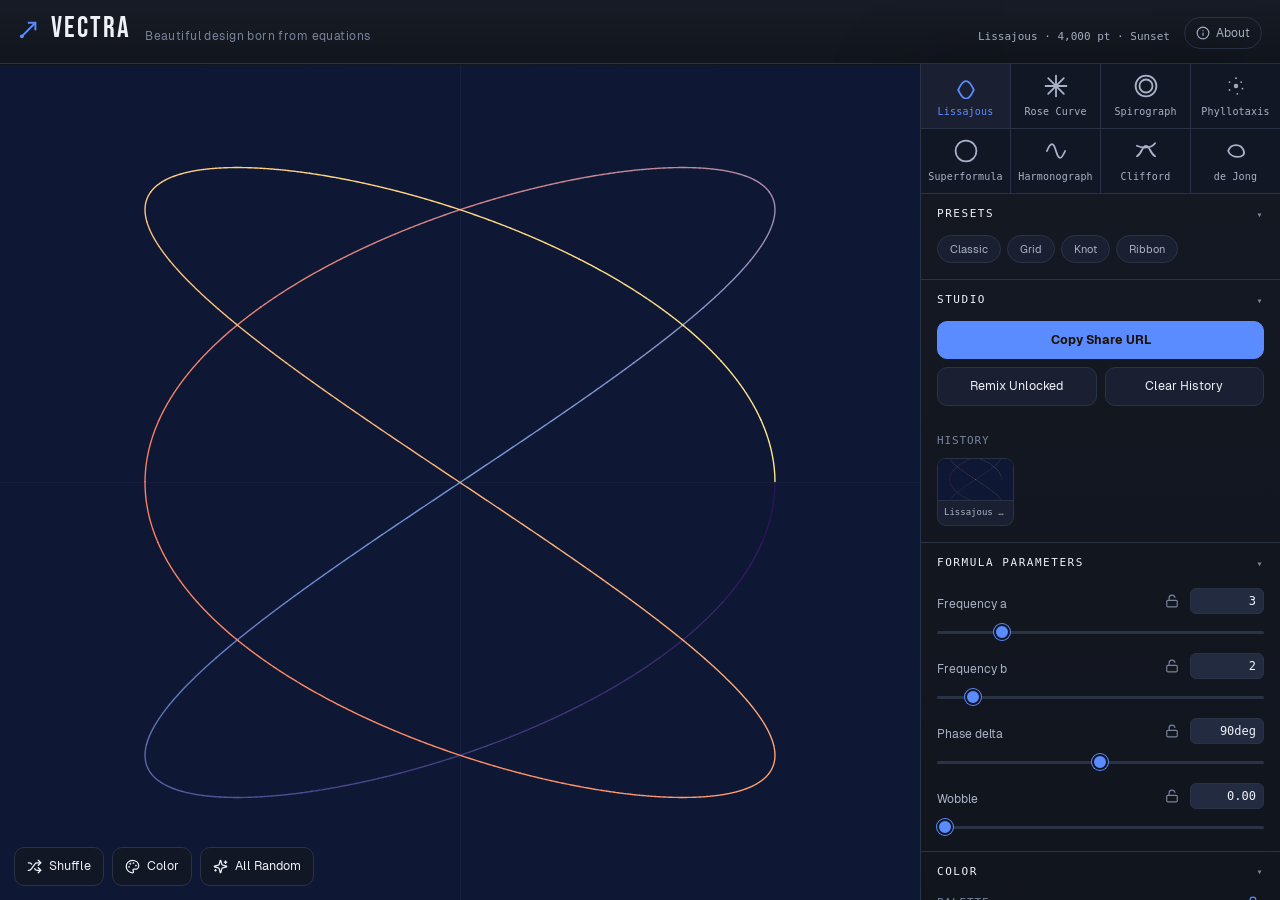
<file: index.html>
<!DOCTYPE html>
<html lang="en">
<head>
<meta charset="UTF-8">
<meta name="viewport" content="width=device-width, initial-scale=1, viewport-fit=cover">
<title>VECTRA | Mathematical Pattern Generator by Juan Mackie</title>
<meta name="description" content="Create beautiful mathematical patterns in your browser. Explore Lissajous curves, rose curves, spirographs, palettes, morphing, SVG export, and PNG export.">
<meta name="keywords" content="mathematical pattern generator, generative art, Lissajous, rose curve, spirograph, SVG generator, design tool">
<meta name="robots" content="index, follow, max-image-preview:large">
<meta name="theme-color" content="#080a10">
<link rel="canonical" href="https://www.juanmackie.com/tools/vectra/">
<link rel="preload" as="font" type="font/woff2" href="common/fonts/bebas-neue/400-1.woff2" crossorigin>

<meta property="og:type" content="website">
<meta property="og:site_name" content="Juan Mackie">
<meta property="og:locale" content="en_US">
<meta property="og:title" content="VECTRA | Mathematical Pattern Generator">
<meta property="og:description" content="Explore eight equation-driven pattern systems, morph parameters in real time, and export SVG or PNG artwork.">
<meta property="og:url" content="https://www.juanmackie.com/tools/vectra/">
<meta property="og:image" content="https://www.juanmackie.com/tools/vectra/ogp/ogp.jpg?v=202606191600">
<meta property="og:image:alt" content="VECTRA mathematical pattern generator interface">
<meta property="og:image:width" content="2000">
<meta property="og:image:height" content="1300">
<meta name="twitter:card" content="summary_large_image">
<meta name="twitter:title" content="VECTRA | Mathematical Pattern Generator">
<meta name="twitter:description" content="Design beautiful equation-born patterns in the browser. Free SVG and PNG export.">
<meta name="twitter:image" content="https://www.juanmackie.com/tools/vectra/ogp/ogp.jpg?v=202606191600">
<meta name="twitter:image:alt" content="VECTRA mathematical pattern generator interface">

<link rel="stylesheet" href="common/fonts/bebas-neue.css">
<link rel="stylesheet" href="common/fonts/geist-sans.css">
<link rel="stylesheet" href="css/style.css">

<script type="application/ld+json">
{
  "@context": "https://schema.org",
  "@graph": [
    {
      "@type": "WebApplication",
      "name": "VECTRA Mathematical Pattern Generator",
      "url": "https://www.juanmackie.com/tools/vectra/",
      "description": "Create equation-driven generative patterns in the browser with real-time parameters, palettes, morphing, SVG export, and PNG export.",
      "applicationCategory": "DesignApplication",
      "operatingSystem": "Web (Chrome, Safari, Edge, Firefox)",
      "browserRequirements": "HTML5, JavaScript",
      "inLanguage": "en",
      "isAccessibleForFree": true,
      "offers": { "@type": "Offer", "price": "0", "priceCurrency": "JPY" },
      "featureList": [
        "Eight mathematical pattern systems",
        "Real-time parameter controls and presets",
        "Custom palettes and color mapping modes",
        "Smooth morphing preview",
        "SVG and high-resolution PNG export"
      ],
      "creator": { "@type": "Person", "name": "Juan Mackie", "url": "https://www.juanmackie.com/" }
    }
  ]
}
</script>
</head>
<body>
<a class="skip-link" href="#main">Skip to generator</a>
<header>
  <div class="logo" aria-label="VECTRA"><svg class="mark" viewBox="0 0 24 24" fill="none" stroke="currentColor" stroke-width="2" stroke-linecap="round" stroke-linejoin="round" aria-hidden="true"><path d="M4 20 L18 6"/><path d="M11 6 L18 6 L18 13"/><circle cx="4" cy="20" r="2" fill="currentColor" stroke="none"/></svg><span>VECTRA</span></div>
  <div class="tagline">Beautiful design born from equations</div>
  <div class="head-spacer"></div>
  <div class="readout" id="readout" aria-live="polite">Loading generator…</div>
  <a class="about-link" href="about.html" aria-label="About this tool"><svg viewBox="0 0 24 24" fill="none" stroke="currentColor" stroke-width="2" stroke-linecap="round" stroke-linejoin="round"><circle cx="12" cy="12" r="10"/><path d="M12 16v-4"/><path d="M12 8h.01"/></svg><span class="lbl">About</span></a>
</header>

<main id="main">
  <div class="stage">
    <canvas id="view" aria-label="Generated mathematical pattern preview"></canvas>
    <div class="stage-tools" aria-label="Quick actions">
      <button class="btn ghost" id="bShuffle" type="button" aria-label="Shuffle current parameters"><svg viewBox="0 0 24 24" fill="none" stroke="currentColor" stroke-width="2" stroke-linecap="round" stroke-linejoin="round"><path d="M2 18h1.4c1.3 0 2.5-.6 3.3-1.7l6.1-8.6c.7-1.1 2-1.7 3.3-1.7H22"/><path d="m18 2 4 4-4 4"/><path d="M2 6h1.9c1.5 0 2.9.9 3.6 2.2"/><path d="M22 18h-5.9c-1.3 0-2.6-.7-3.3-1.8l-.5-.8"/><path d="m18 14 4 4-4 4"/></svg> Shuffle</button>
      <button class="btn ghost" id="bColor" type="button" aria-label="Shuffle palette and color mode"><svg viewBox="0 0 24 24" fill="none" stroke="currentColor" stroke-width="2" stroke-linecap="round" stroke-linejoin="round"><circle cx="13.5" cy="6.5" r=".5" fill="currentColor"/><circle cx="17.5" cy="10.5" r=".5" fill="currentColor"/><circle cx="8.5" cy="7.5" r=".5" fill="currentColor"/><circle cx="6.5" cy="12.5" r=".5" fill="currentColor"/><path d="M12 2C6.5 2 2 6.5 2 12s4.5 10 10 10c.926 0 1.648-.746 1.648-1.688 0-.437-.18-.835-.437-1.125-.29-.289-.438-.652-.438-1.125a1.64 1.64 0 0 1 1.668-1.668h1.996c3.051 0 5.555-2.503 5.555-5.554C21.965 6.012 17.461 2 12 2z"/></svg> Color</button>
      <button class="btn ghost" id="bFull" type="button" aria-label="Randomize everything"><svg viewBox="0 0 24 24" fill="none" stroke="currentColor" stroke-width="2" stroke-linecap="round" stroke-linejoin="round"><path d="M9.937 15.5A2 2 0 0 0 8.5 14.063l-6.135-1.582a.5.5 0 0 1 0-.962L8.5 9.936A2 2 0 0 0 9.937 8.5l1.582-6.135a.5.5 0 0 1 .962 0L14.063 8.5A2 2 0 0 0 15.5 9.937l6.135 1.581a.5.5 0 0 1 0 .964L15.5 14.063a2 2 0 0 0-1.437 1.437l-1.582 6.135a.5.5 0 0 1-.962 0z"/><path d="M20 3v4"/><path d="M22 5h-4"/><path d="M4 17v2"/><path d="M5 18H3"/></svg> All Random</button>
    </div>
  </div>

  <div class="panel">
    <div class="picker" id="picker" aria-label="Pattern systems"></div>
    <div class="panel-scroll" id="scroll">

      <section id="secPreset">
        <button class="sec-head" type="button" aria-expanded="true">Presets <span class="tw">▾</span></button>
        <div class="sec-body"><div class="presets" id="presets"></div></div>
      </section>

      <section id="secStudio">
        <button class="sec-head" type="button" aria-expanded="true">Studio <span class="tw">▾</span></button>
        <div class="sec-body">
          <div class="btn-grid">
            <button class="btn accent span2" id="bCopyURL" type="button">Copy Share URL</button>
            <button class="btn" id="bRemix" type="button">Remix Unlocked</button>
            <button class="btn" id="bClearHistory" type="button">Clear History</button>
          </div>
          <div class="share-status" id="shareStatus" aria-live="polite"></div>
          <div class="swatch-label">History</div>
          <div class="history" id="history"></div>
        </div>
      </section>

      <section id="secParams">
        <button class="sec-head" type="button" aria-expanded="true">Formula Parameters <span class="tw">▾</span></button>
        <div class="sec-body" id="params"></div>
      </section>

      <section id="secColor">
        <button class="sec-head" type="button" aria-expanded="true">Color <span class="tw">▾</span></button>
        <div class="sec-body">
          <div class="swatch-label">Palette <span class="lockslot" data-lock="s:palette" style="margin-left:auto"></span></div>
          <div class="chips" id="palettes"></div>
          <div class="custom-editor hidden" id="customEditor"></div>
          <div class="field">
            <div class="field-top"><span>Color mode</span></div>
            <div class="seg" id="colorMode" role="group" aria-label="Color mode">
              <button data-v="sequence" class="on" type="button" aria-pressed="true">Sequence</button>
              <button data-v="distance" type="button" aria-pressed="false">Center Distance</button>
              <button data-v="velocity" type="button" aria-pressed="false">Velocity</button>
              <button data-v="solid" type="button" aria-pressed="false">Solid</button>
            </div>
          </div>
        </div>
      </section>

      <section id="secStyle">
        <button class="sec-head" type="button" aria-expanded="true">Style <span class="tw">▾</span></button>
        <div class="sec-body">
          <div class="field">
            <div class="field-top"><span>Draw mode</span><span class="ft-right"><span class="lockslot" data-lock="s:draw"></span></span></div>
            <div class="seg" id="drawMode" role="group" aria-label="Draw mode">
              <button data-v="line" type="button" aria-pressed="true">Line</button>
              <button data-v="dots" type="button" aria-pressed="false">Dots</button>
            </div>
          </div>
          <div class="field" id="fWidth">
            <div class="field-top"><label for="vWidth">Line width</label><span class="ft-right"><span class="lockslot" data-lock="s:lineWidth"></span><input class="val" id="vWidth" type="text" aria-label="Line width value"></span></div>
            <input type="range" id="rWidth" min="0.2" max="6" step="0.1" aria-label="Line width">
          </div>
          <div class="field" id="fSize">
            <div class="field-top"><label for="vSize">Dot size</label><span class="ft-right"><span class="lockslot" data-lock="s:pointSize"></span><input class="val" id="vSize" type="text" aria-label="Dot size value"></span></div>
            <input type="range" id="rSize" min="0.3" max="8" step="0.1" aria-label="Dot size">
          </div>
          <div class="field">
            <div class="field-top"><label for="vOpacity">Opacity</label><span class="ft-right"><span class="lockslot" data-lock="s:opacity"></span><input class="val" id="vOpacity" type="text" aria-label="Opacity value"></span></div>
            <input type="range" id="rOpacity" min="0.02" max="1" step="0.01" aria-label="Opacity">
          </div>
          <div class="field">
            <div class="field-top"><label for="vDensity">Density</label><span class="ft-right"><span class="lockslot" data-lock="s:density"></span><input class="val" id="vDensity" type="text" aria-label="Density value"></span></div>
            <input type="range" id="rDensity" min="200" max="60000" step="100" aria-label="Density in points">
          </div>
          <div class="toggle" id="tBlend" role="checkbox" aria-checked="false" tabindex="0"><span class="box"></span><span>Additive blend (neon)</span></div>
          <div class="toggle on" id="tMorph" role="checkbox" aria-checked="true" tabindex="0"><span class="box"></span><span>Smooth morph</span></div>
          <div class="field" id="fMorph">
            <div class="field-top"><label for="vMorph">Morph speed</label><input class="val" id="vMorph" type="text" aria-label="Morph speed value"></div>
            <input type="range" id="rMorph" min="0.04" max="0.5" step="0.01" aria-label="Morph speed">
          </div>
        </div>
      </section>

      <section id="secTransform" class="collapsed">
        <button class="sec-head" type="button" aria-expanded="false">Transform & Background <span class="tw">▾</span></button>
        <div class="sec-body">
          <div class="field">
            <div class="field-top"><label for="vScale">Scale</label><input class="val" id="vScale" type="text" aria-label="Scale value"></div>
            <input type="range" id="rScale" min="0.2" max="1.6" step="0.01" aria-label="Scale">
          </div>
          <div class="field">
            <div class="field-top"><label for="vRot">Rotation (°)</label><input class="val" id="vRot" type="text" aria-label="Rotation value"></div>
            <input type="range" id="rRot" min="0" max="360" step="1" aria-label="Rotation">
          </div>
          <div class="swatch-label" style="margin-top:14px">Background</div>
          <div class="chips" id="bgs"></div>
          <div class="custom-editor hidden" id="bgEditor"></div>
        </div>
      </section>

      <section id="secExport">
        <button class="sec-head" type="button" aria-expanded="true">Export <span class="tw">▾</span></button>
        <div class="sec-body">
          <div class="btn-grid">
            <button class="btn accent span2" id="bSVG" type="button">Export SVG</button>
            <button class="btn" id="bPNG" type="button">Save PNG</button>
            <button class="btn" id="bReset" type="button">Reset</button>
          </div>
          <div class="hint">SVG exports as a 1000×1000 vector. Lines become one path per color bin; dots become grouped circle paths. SVG stays editable in Illustrator and scales without quality loss. For high-density dot exports, lower density first if the file becomes too large.</div>
          <div class="toggle" id="tSmooth" role="checkbox" aria-checked="false" tabindex="0"><span class="box"></span><span>Smooth single-path export (line, solid color)</span></div>
          <div class="hint">For line drawings only. When enabled, export uses one solid color from the final palette color and simplifies the path into a single Bézier curve while preserving sharp corners. This does not affect preview, dot mode, or PNG export.</div>
        </div>
      </section>

      <div class="panel-foot">
        <a class="foot-about" href="about.html"><svg viewBox="0 0 24 24" fill="none" stroke="currentColor" stroke-width="2" stroke-linecap="round" stroke-linejoin="round"><circle cx="12" cy="12" r="10"/><path d="M12 16v-4"/><path d="M12 8h.01"/></svg>About VECTRA</a>
        <nav class="foot-links" aria-label="Footer links">
          <a href="https://www.juanmackie.com/" target="_blank" rel="noopener">Made by Juan Mackie</a><span>/</span>
          <a href="license.html">License</a>
        </nav>
        <span>© VECTRA | Beautiful design born from mathematics</span>
      </div>

    </div>
  </div>
</main>

<div class="modal" id="pngModal" role="dialog" aria-modal="true" aria-labelledby="pngTitle">
  <div class="modal-card">
    <h2 id="pngTitle" class="visually-hidden">PNG preview</h2>
    <img id="pngImg" alt="Generated PNG preview">
    <div class="modal-cap">Long-press the image to save it.</div>
    <button class="btn" id="pngClose" type="button">Close</button>
  </div>
</div>

<script src="js/main.js"></script>
</body>
</html>
</file>
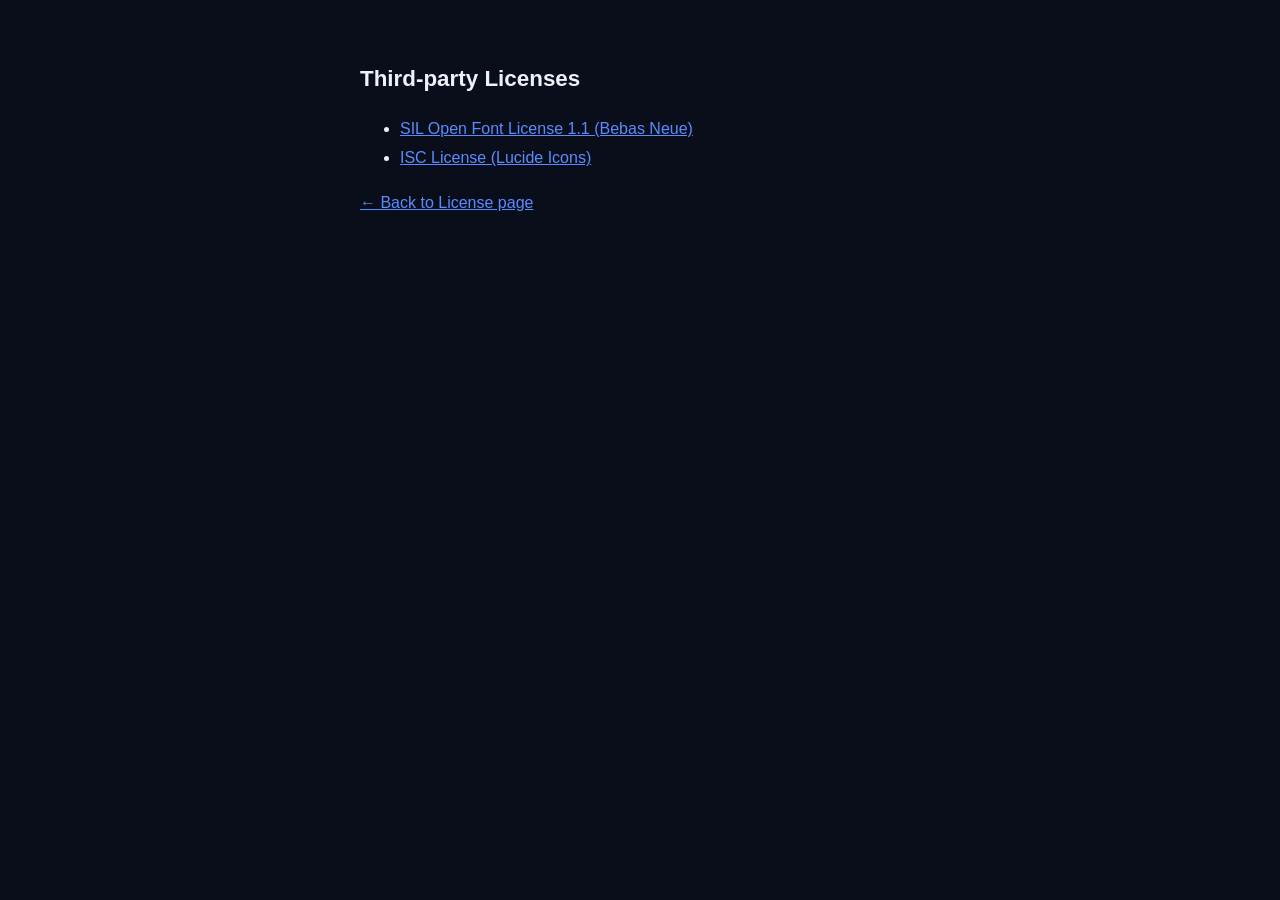
<file: common/LICENSES/index.html>
<!DOCTYPE html>
<html lang="en">
<head>
<meta charset="UTF-8">
<meta name="viewport" content="width=device-width, initial-scale=1">
<meta name="robots" content="noindex">
<title>Licenses - VECTRA</title>
<style>body{font-family:-apple-system,BlinkMacSystemFont,"Helvetica Neue",sans-serif;background:#0a0e1a;color:#eef1f8;padding:44px 22px;max-width:560px;margin:0 auto;line-height:1.8;}a{color:#5b8cff;}h1{font-size:1.4rem;}</style>
</head>
<body>
<h1>Third-party Licenses</h1>
<ul>
  <li><a href="OFL-1.1.txt">SIL Open Font License 1.1 (Bebas Neue)</a></li>
  <li><a href="ISC.txt">ISC License (Lucide Icons)</a></li>
</ul>
<p><a href="../../license.html">&larr; Back to License page</a></p>
</body>
</html>
</file>
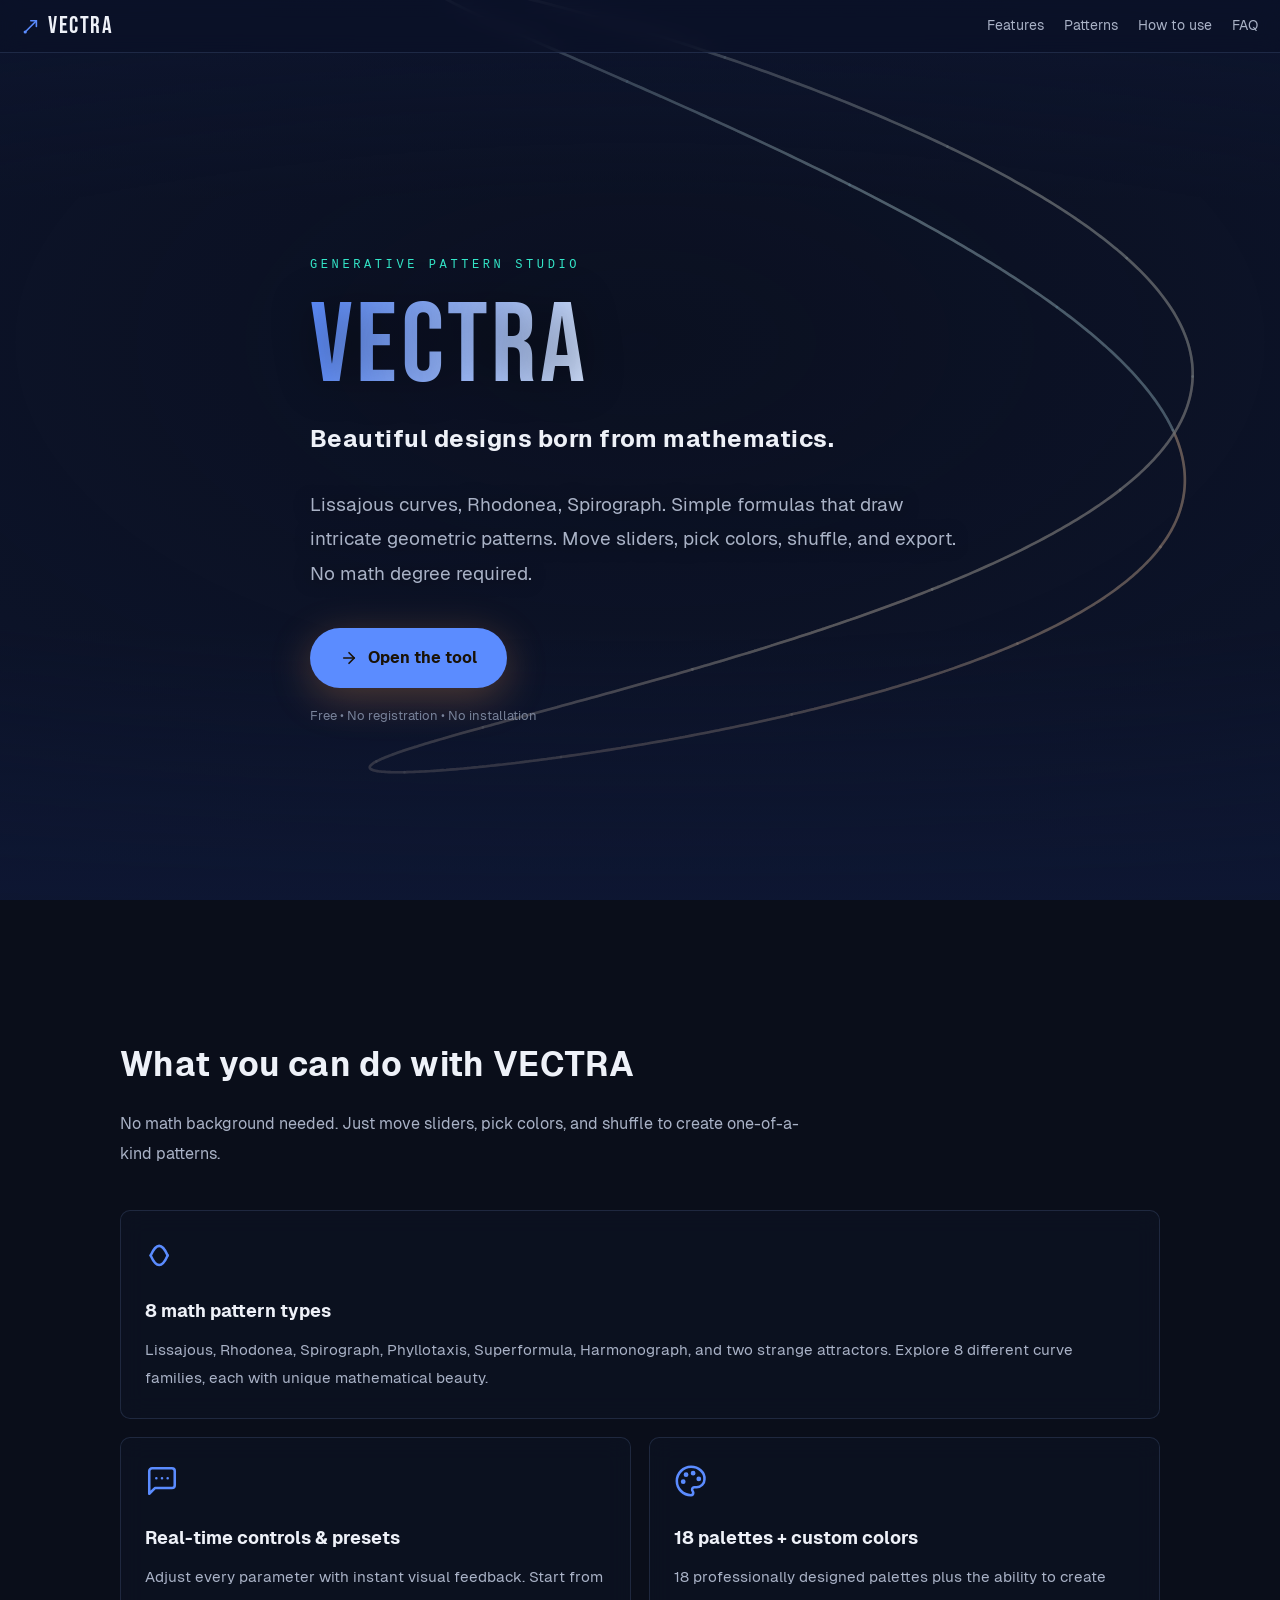
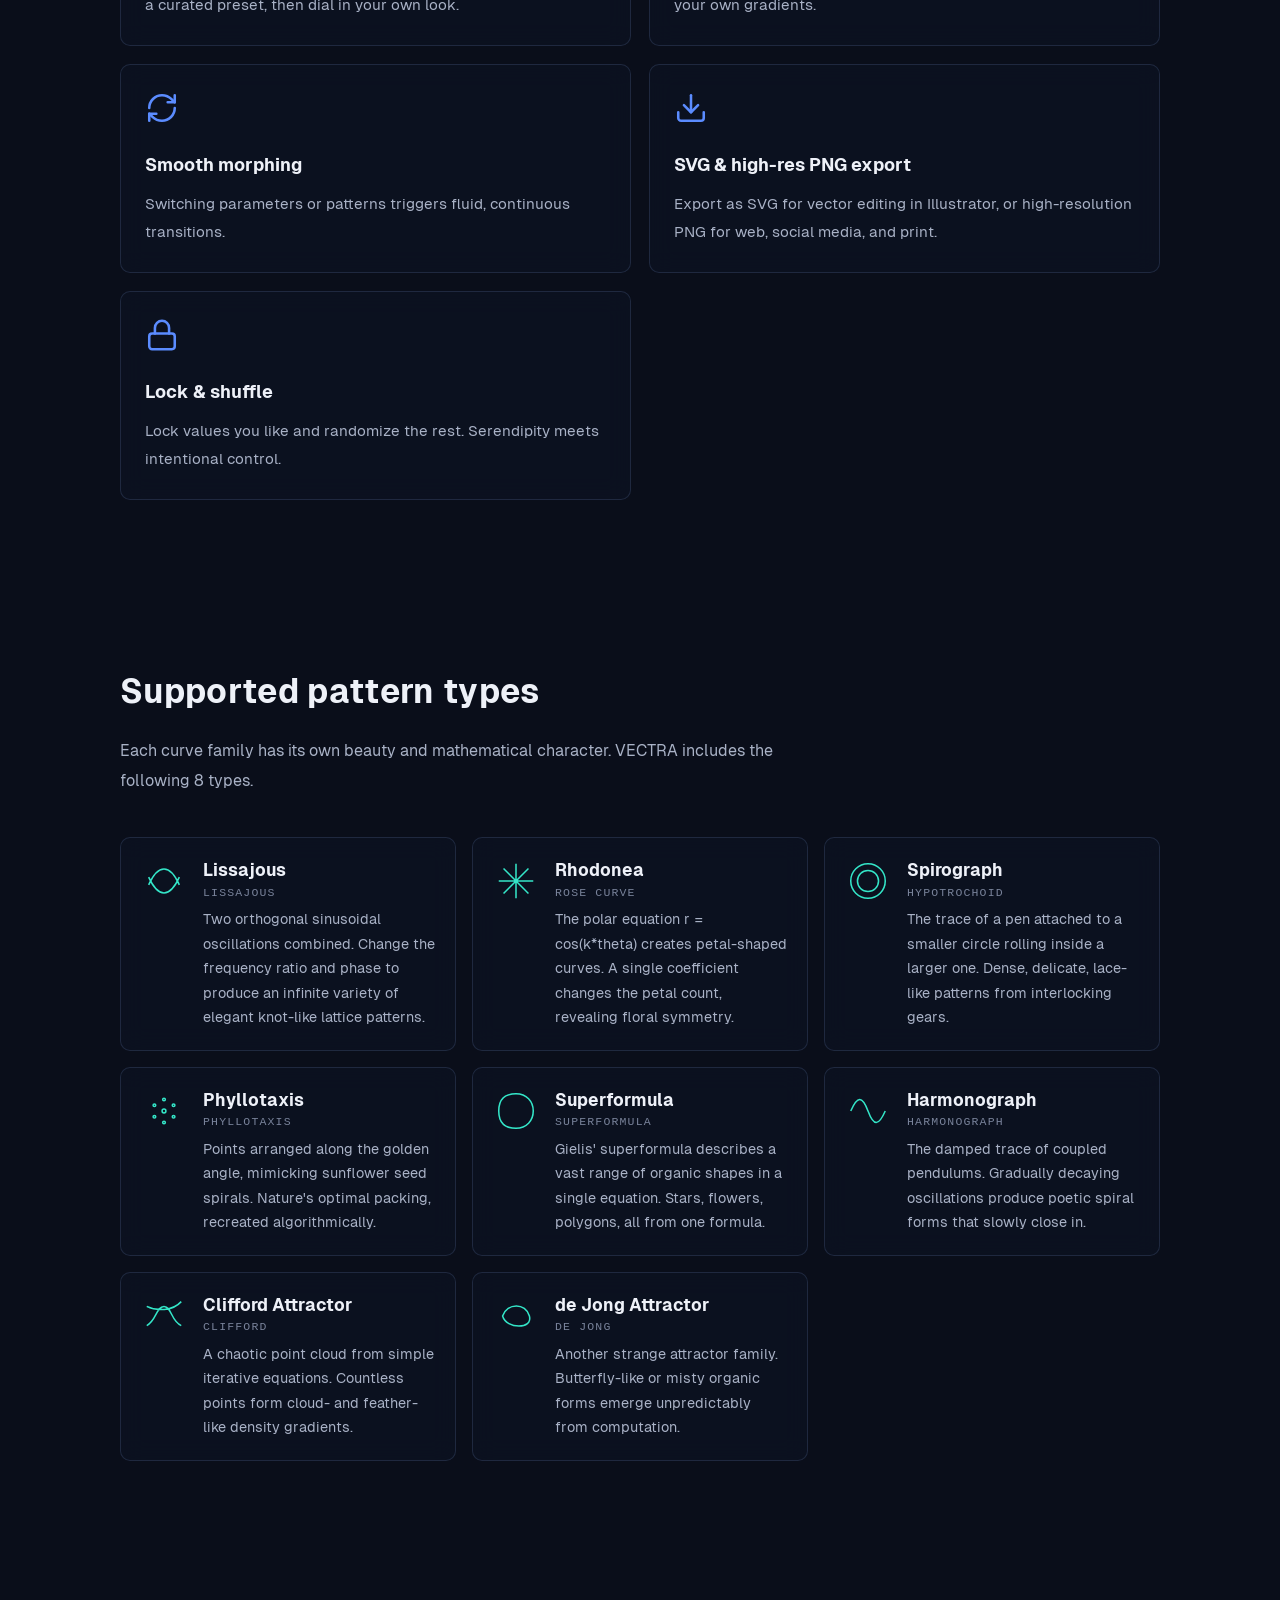
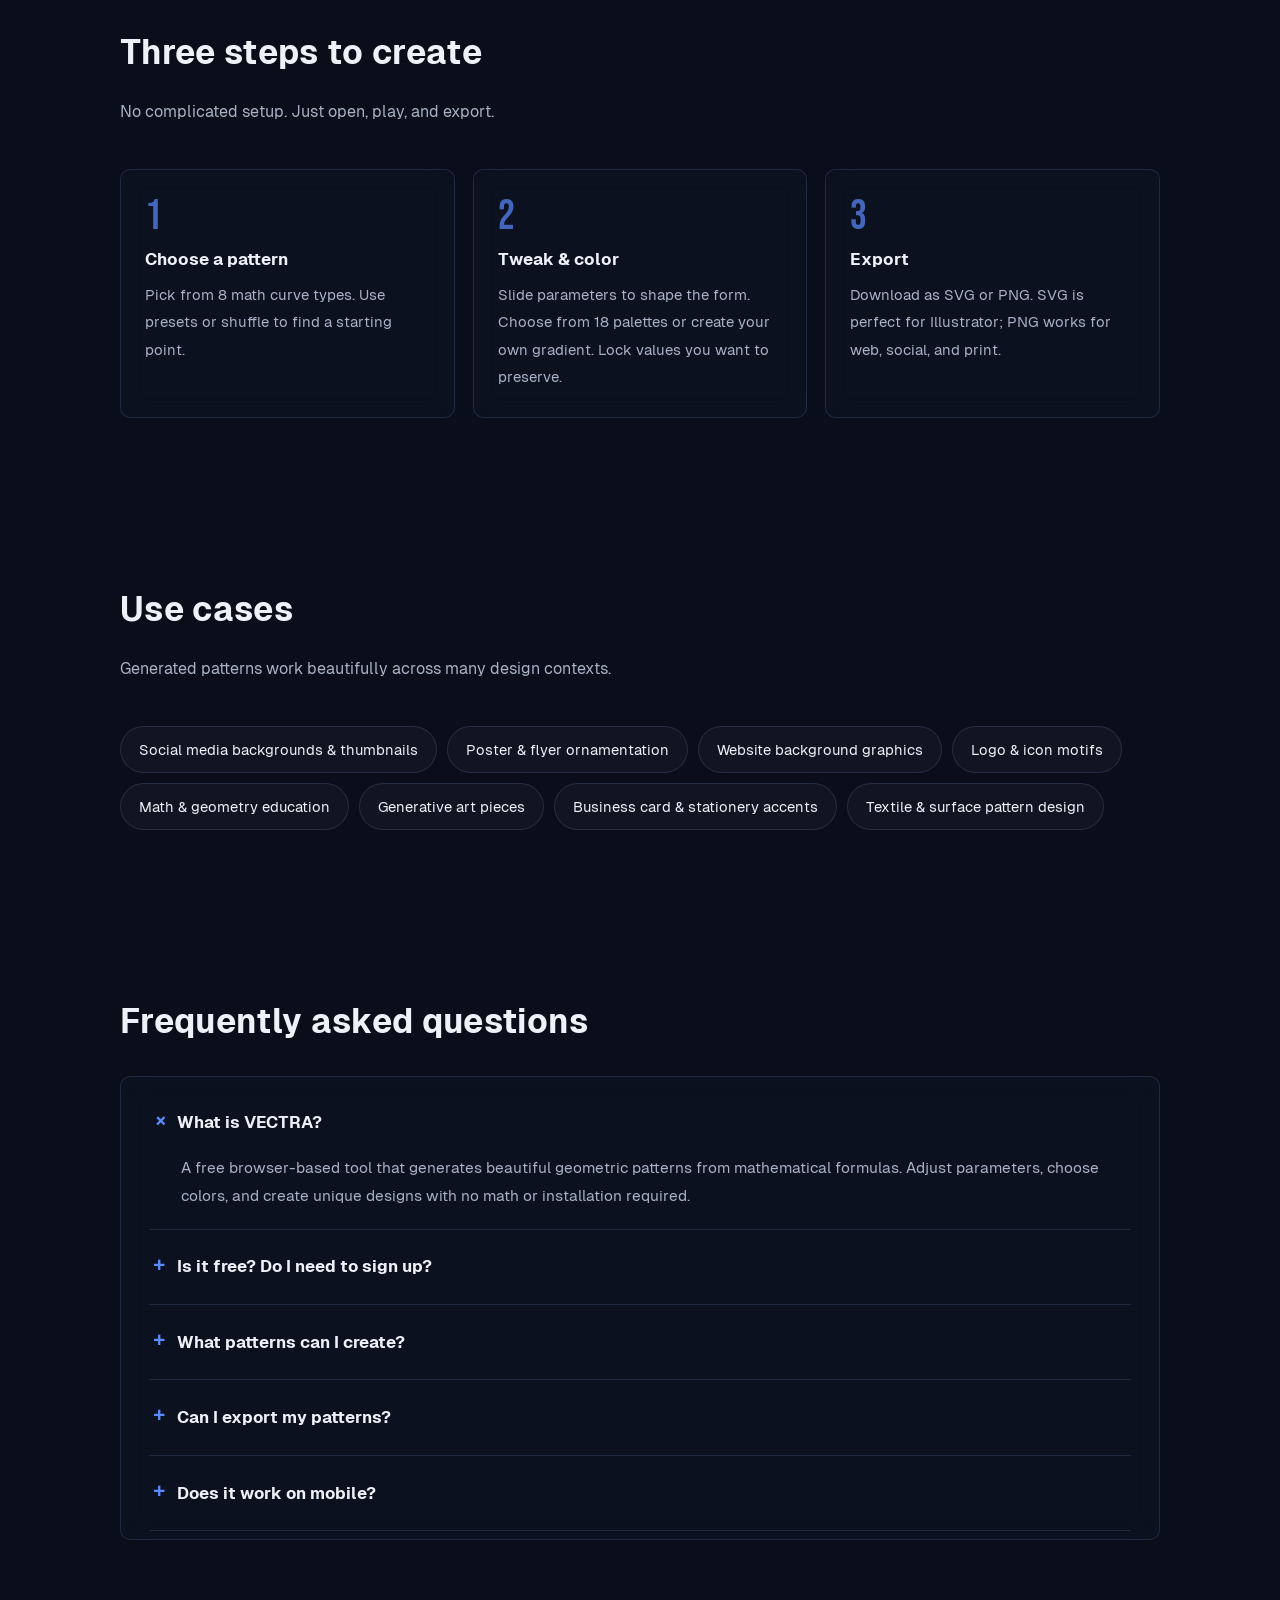
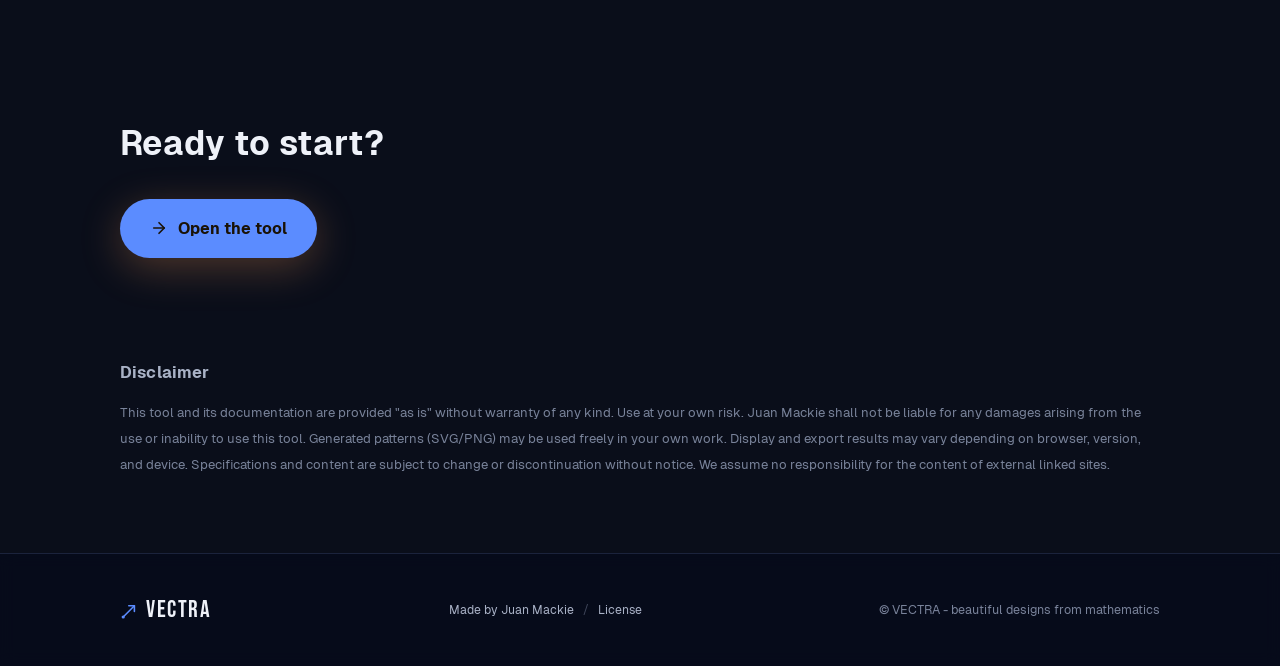
<file: about.html>
<!DOCTYPE html>
<html lang="en">
<head>
<meta charset="UTF-8">
<meta name="viewport" content="width=device-width, initial-scale=1, viewport-fit=cover">
<title>About VECTRA - Math Pattern Generator Features, Usage & FAQ &bull; Juan Mackie</title>
<meta name="description" content="VECTRA is a free browser-based pattern generator that turns mathematical formulas into beautiful geometric designs. Lissajous, Rhodonea, Spirograph and more with real-time controls, custom palettes, SVG/PNG export.">
<meta name="keywords" content="math pattern generator, lissajous curve, rhodonea, spirograph, generative art, SVG export, free browser tool">
<meta name="robots" content="index, follow, max-image-preview:large">
<meta name="theme-color" content="#0a0e1a">
<link rel="canonical" href="https://www.juanmackie.com/tools/vectra/about.html">

<meta property="og:type" content="website">
<meta property="og:site_name" content="Juan Mackie">
<meta property="og:locale" content="en_US">
<meta property="og:title" content="VECTRA - Beautiful Patterns from Math">
<meta property="og:description" content="Generate Lissajous, Rhodonea, Spirograph and more in your browser. Real-time controls, custom palettes, SVG/PNG export. Free.">
<meta property="og:url" content="https://www.juanmackie.com/tools/vectra/about.html">
<meta property="og:image" content="https://www.juanmackie.com/tools/vectra/ogp/ogp.jpg?v=202606191600">
<meta property="og:image:alt" content="VECTRA pattern generator interface">
<meta property="og:image:width" content="2000">
<meta property="og:image:height" content="1300">
<meta name="twitter:card" content="summary_large_image">
<meta name="twitter:title" content="VECTRA - Math Pattern Generator">
<meta name="twitter:description" content="Turn mathematical formulas into beautiful geometric designs. Free, browser-based.">
<meta name="twitter:image" content="https://www.juanmackie.com/tools/vectra/ogp/ogp.jpg?v=202606191600">
<meta name="twitter:image:alt" content="VECTRA pattern generator interface">

<link rel="stylesheet" href="common/fonts/bebas-neue.css">
<link rel="stylesheet" href="common/fonts/geist-sans.css">
<link rel="stylesheet" href="css/about.css">

<script type="application/ld+json">
{
  "@context": "https://schema.org",
  "@type": "WebApplication",
  "name": "VECTRA",
  "url": "https://www.juanmackie.com/tools/vectra/",
  "description": "Free browser-based math pattern generator. Create Lissajous curves, Rhodonea, Spirograph and more with real-time controls and SVG/PNG export.",
  "applicationCategory": "DesignApplication",
  "operatingSystem": "Web (Chrome, Safari, Edge, Firefox)",
  "browserRequirements": "HTML5, JavaScript",
  "inLanguage": "en",
  "isAccessibleForFree": true,
  "offers": { "@type": "Offer", "price": "0", "priceCurrency": "USD" },
  "featureList": [
    "8 math pattern types (Lissajous, Rhodonea, Spirograph, Phyllotaxis, Superformula, Harmonograph, Clifford & de Jong attractors)",
    "Real-time parameter adjustment with presets",
    "18 color palettes plus custom gradients",
    "Smooth morphing transitions",
    "SVG / high-resolution PNG export"
  ],
  "creator": { "@type": "Person", "name": "Juan Mackie", "url": "https://www.juanmackie.com/" }
}
</script>
<script type="application/ld+json">
{
  "@context": "https://schema.org",
  "@type": "FAQPage",
  "mainEntity": [
    { "@type": "Question", "name": "What is VECTRA?", "acceptedAnswer": { "@type": "Answer", "text": "A free browser-based tool that generates beautiful geometric patterns from mathematical formulas. Adjust parameters, choose colors, and create unique designs with no math or installation required." } },
    { "@type": "Question", "name": "Is it free? Do I need to sign up?", "acceptedAnswer": { "@type": "Answer", "text": "Yes, completely free. No registration or installation required. Just open the page and start creating." } },
    { "@type": "Question", "name": "What patterns can I create?", "acceptedAnswer": { "@type": "Answer", "text": "Lissajous curves, Rhodonea (rose) curves, Spirograph (hypotrochoid), Phyllotaxis, Superformula, Harmonograph, and two strange attractors: Clifford and de Jong. 8 types in total." } },
    { "@type": "Question", "name": "Can I export my patterns?", "acceptedAnswer": { "@type": "Answer", "text": "Yes, export as SVG (vector) for editing in Illustrator or as high-resolution PNG for web, social media, and print." } },
    { "@type": "Question", "name": "Does it work on mobile?", "acceptedAnswer": { "@type": "Answer", "text": "Yes. The interface is optimized for mobile and tablet browsers. Exported images can be saved by long-pressing." } }
  ]
}
</script>
<script type="application/ld+json">
{
  "@context": "https://schema.org",
  "@type": "BreadcrumbList",
  "itemListElement": [
    { "@type": "ListItem", "position": 1, "name": "Home", "item": "https://www.juanmackie.com/" },
    { "@type": "ListItem", "position": 2, "name": "VECTRA", "item": "https://www.juanmackie.com/tools/vectra/" }
  ]
}
</script>
</head>
<body>
<a class="skip" href="#main">Skip to content</a>
<canvas id="bg" aria-hidden="true"></canvas>
<div class="veil" aria-hidden="true"></div>

<div class="wrap">
<header class="site">
  <a class="brand" href="index.html" aria-label="VECTRA - back to the generator"><svg class="mark" viewBox="0 0 24 24" fill="none" stroke="currentColor" stroke-width="2" stroke-linecap="round" stroke-linejoin="round" aria-hidden="true"><path d="M4 20 L18 6"/><path d="M11 6 L18 6 L18 13"/><circle cx="4" cy="20" r="2" fill="currentColor" stroke="none"/></svg>VECTRA</a>
  <nav class="top" aria-label="Page navigation">
    <a href="#features">Features</a>
    <a href="#patterns">Patterns</a>
    <a href="#how">How to use</a>
    <a href="#faq">FAQ</a>
  </nav>
</header>

<main id="main">

  <section class="hero">
    <div class="inner">
      <p class="eyebrow">Generative Pattern Studio</p>
      <h1 class="display">
        <span class="bebas">VECTRA</span>
        <span class="h1-sub">Beautiful designs born from mathematics.</span>
      </h1>
      <p class="lead">Lissajous curves, Rhodonea, Spirograph. Simple formulas that draw intricate geometric patterns. Move sliders, pick colors, shuffle, and export. No math degree required.</p>
      <a class="cta" href="index.html">
        <svg viewBox="0 0 24 24" fill="none" stroke="currentColor" stroke-width="2.2" stroke-linecap="round" stroke-linejoin="round"><path d="M5 12h14"/><path d="m12 5 7 7-7 7"/></svg>
        Open the tool
      </a>
      <p class="cta-sub">Free &bull; No registration &bull; No installation</p>
    </div>
  </section>

  <section id="features">
    <div class="inner">
      <h2>What you can do with VECTRA</h2>
      <p class="sec-lead">No math background needed. Just move sliders, pick colors, and shuffle to create one-of-a-kind patterns.</p>
      <div class="grid-features">
        <article class="panel card featured">
          <svg class="ic" viewBox="0 0 24 24" fill="none" stroke="currentColor" stroke-width="1.8" stroke-linecap="round" stroke-linejoin="round"><path d="M4 13c4-9 8-9 12 0"/><path d="M4 13c4 9 8 9 12 0"/></svg>
          <h3>8 math pattern types</h3>
          <p>Lissajous, Rhodonea, Spirograph, Phyllotaxis, Superformula, Harmonograph, and two strange attractors. Explore 8 different curve families, each with unique mathematical beauty.</p>
        </article>
        <article class="panel card">
          <svg class="ic" viewBox="0 0 24 24" fill="none" stroke="currentColor" stroke-width="1.8" stroke-linecap="round" stroke-linejoin="round"><path d="M21 15a2 2 0 0 1-2 2H7l-4 4V5a2 2 0 0 1 2-2h14a2 2 0 0 1 2 2z"/><path d="M8 10h.01M12 10h.01M16 10h.01"/></svg>
          <h3>Real-time controls & presets</h3>
          <p>Adjust every parameter with instant visual feedback. Start from a curated preset, then dial in your own look.</p>
        </article>
        <article class="panel card">
          <svg class="ic" viewBox="0 0 24 24" fill="none" stroke="currentColor" stroke-width="1.8" stroke-linecap="round" stroke-linejoin="round"><circle cx="13.5" cy="6.5" r=".8"/><circle cx="17.5" cy="10.5" r=".8"/><circle cx="8.5" cy="7.5" r=".8"/><circle cx="6.5" cy="12.5" r=".8"/><path d="M12 2C6.5 2 2 6.5 2 12s4.5 10 10 10c.9 0 1.6-.7 1.6-1.7 0-.4-.2-.8-.4-1.1-.3-.3-.4-.7-.4-1.1a1.6 1.6 0 0 1 1.6-1.7H16c3 0 5.5-2.5 5.5-5.5C21.9 6 17.5 2 12 2z"/></svg>
          <h3>18 palettes + custom colors</h3>
          <p>18 professionally designed palettes plus the ability to create your own gradients.</p>
        </article>
        <article class="panel card">
          <svg class="ic" viewBox="0 0 24 24" fill="none" stroke="currentColor" stroke-width="1.8" stroke-linecap="round" stroke-linejoin="round"><path d="M3 12a9 9 0 0 1 9-9 9.75 9.75 0 0 1 6.74 2.74L21 8"/><path d="M21 3v5h-5"/><path d="M21 12a9 9 0 0 1-9 9 9.75 9.75 0 0 1-6.74-2.74L3 16"/><path d="M3 21v-5h5"/></svg>
          <h3>Smooth morphing</h3>
          <p>Switching parameters or patterns triggers fluid, continuous transitions.</p>
        </article>
        <article class="panel card">
          <svg class="ic" viewBox="0 0 24 24" fill="none" stroke="currentColor" stroke-width="1.8" stroke-linecap="round" stroke-linejoin="round"><path d="M21 15v4a2 2 0 0 1-2 2H5a2 2 0 0 1-2-2v-4"/><path d="M7 10l5 5 5-5"/><path d="M12 15V3"/></svg>
          <h3>SVG &amp; high-res PNG export</h3>
          <p>Export as SVG for vector editing in Illustrator, or high-resolution PNG for web, social media, and print.</p>
        </article>
        <article class="panel card">
          <svg class="ic" viewBox="0 0 24 24" fill="none" stroke="currentColor" stroke-width="1.8" stroke-linecap="round" stroke-linejoin="round"><rect x="3" y="11" width="18" height="11" rx="2"/><path d="M7 11V7a5 5 0 0 1 10 0v4"/></svg>
          <h3>Lock &amp; shuffle</h3>
          <p>Lock values you like and randomize the rest. Serendipity meets intentional control.</p>
        </article>
      </div>
    </div>
  </section>

  <section id="patterns">
    <div class="inner">
      <h2>Supported pattern types</h2>
      <p class="sec-lead">Each curve family has its own beauty and mathematical character. VECTRA includes the following 8 types.</p>
      <div class="patterns">
        <article class="panel pat">
          <svg viewBox="0 0 48 48" fill="none" stroke="currentColor" stroke-width="1.6"><path d="M8 28c10-22 22-22 32 0M8 20c10 22 22 22 32 0"/></svg>
          <div><h3>Lissajous <small>Lissajous</small></h3><p>Two orthogonal sinusoidal oscillations combined. Change the frequency ratio and phase to produce an infinite variety of elegant knot-like lattice patterns.</p></div>
        </article>
        <article class="panel pat">
          <svg viewBox="0 0 48 48" fill="none" stroke="currentColor" stroke-width="1.6"><path d="M24 6v36M6 24h36M11 11l26 26M37 11L11 37"/></svg>
          <div><h3>Rhodonea <small>Rose curve</small></h3><p>The polar equation r = cos(k*theta) creates petal-shaped curves. A single coefficient changes the petal count, revealing floral symmetry.</p></div>
        </article>
        <article class="panel pat">
          <svg viewBox="0 0 48 48" fill="none" stroke="currentColor" stroke-width="1.6"><circle cx="24" cy="24" r="18"/><circle cx="24" cy="24" r="11"/></svg>
          <div><h3>Spirograph <small>Hypotrochoid</small></h3><p>The trace of a pen attached to a smaller circle rolling inside a larger one. Dense, delicate, lace-like patterns from interlocking gears.</p></div>
        </article>
        <article class="panel pat">
          <svg viewBox="0 0 48 48" fill="none" stroke="currentColor" stroke-width="1.6"><circle cx="24" cy="24" r="2"/><circle cx="24" cy="12" r="1.4"/><circle cx="34" cy="18" r="1.4"/><circle cx="34" cy="30" r="1.4"/><circle cx="24" cy="36" r="1.4"/><circle cx="14" cy="30" r="1.4"/><circle cx="14" cy="18" r="1.4"/></svg>
          <div><h3>Phyllotaxis <small>Phyllotaxis</small></h3><p>Points arranged along the golden angle, mimicking sunflower seed spirals. Nature's optimal packing, recreated algorithmically.</p></div>
        </article>
        <article class="panel pat">
          <svg viewBox="0 0 48 48" fill="none" stroke="currentColor" stroke-width="1.6"><path d="M24 6c11 0 18 8 18 18s-7 18-18 18S6 37 6 24 13 6 24 6z"/></svg>
          <div><h3>Superformula <small>Superformula</small></h3><p>Gielis' superformula describes a vast range of organic shapes in a single equation. Stars, flowers, polygons, all from one formula.</p></div>
        </article>
        <article class="panel pat">
          <svg viewBox="0 0 48 48" fill="none" stroke="currentColor" stroke-width="1.6"><path d="M6 24c7-16 12-16 18 0s11 16 18 0"/></svg>
          <div><h3>Harmonograph <small>Harmonograph</small></h3><p>The damped trace of coupled pendulums. Gradually decaying oscillations produce poetic spiral forms that slowly close in.</p></div>
        </article>
        <article class="panel pat">
          <svg viewBox="0 0 48 48" fill="none" stroke="currentColor" stroke-width="1.6"><path d="M6 34c10-5 10-20 18-20s7 15 18 20M6 14c10 5 27 5 36-5"/></svg>
          <div><h3>Clifford Attractor <small>Clifford</small></h3><p>A chaotic point cloud from simple iterative equations. Countless points form cloud- and feather-like density gradients.</p></div>
        </article>
        <article class="panel pat">
          <svg viewBox="0 0 48 48" fill="none" stroke="currentColor" stroke-width="1.6"><path d="M10 24c5-14 24-14 28 0s-24 14-28 0z"/></svg>
          <div><h3>de Jong Attractor <small>de Jong</small></h3><p>Another strange attractor family. Butterfly-like or misty organic forms emerge unpredictably from computation.</p></div>
        </article>
      </div>
    </div>
  </section>

  <section id="how">
    <div class="inner">
      <h2>Three steps to create</h2>
      <p class="sec-lead">No complicated setup. Just open, play, and export.</p>
      <div class="steps">
        <article class="panel step">
          <h3>Choose a pattern</h3>
          <p>Pick from 8 math curve types. Use presets or shuffle to find a starting point.</p>
        </article>
        <article class="panel step">
          <h3>Tweak &amp; color</h3>
          <p>Slide parameters to shape the form. Choose from 18 palettes or create your own gradient. Lock values you want to preserve.</p>
        </article>
        <article class="panel step">
          <h3>Export</h3>
          <p>Download as SVG or PNG. SVG is perfect for Illustrator; PNG works for web, social, and print.</p>
        </article>
      </div>
    </div>
  </section>

  <section id="uses">
    <div class="inner">
      <h2>Use cases</h2>
      <p class="sec-lead">Generated patterns work beautifully across many design contexts.</p>
      <div class="uses">
        <span class="use">Social media backgrounds &amp; thumbnails</span>
        <span class="use">Poster &amp; flyer ornamentation</span>
        <span class="use">Website background graphics</span>
        <span class="use">Logo &amp; icon motifs</span>
        <span class="use">Math &amp; geometry education</span>
        <span class="use">Generative art pieces</span>
        <span class="use">Business card &amp; stationery accents</span>
        <span class="use">Textile &amp; surface pattern design</span>
      </div>
    </div>
  </section>

  <section id="faq">
    <div class="inner">
      <h2>Frequently asked questions</h2>
      <div class="panel" style="padding:8px 28px;margin-top:24px">
        <details open><summary>What is VECTRA?</summary><p>A free browser-based tool that generates beautiful geometric patterns from mathematical formulas. Adjust parameters, choose colors, and create unique designs with no math or installation required.</p></details>
        <details><summary>Is it free? Do I need to sign up?</summary><p>Completely free. No registration or installation needed. Open the page and start creating immediately.</p></details>
        <details><summary>What patterns can I create?</summary><p>Lissajous curves, Rhodonea (rose) curves, Spirograph (hypotrochoid), Phyllotaxis, Superformula, Harmonograph, Clifford attractor, and de Jong attractor. 8 types in total.</p></details>
        <details><summary>Can I export my patterns?</summary><p>Yes. Export as SVG (vector) for use in Illustrator or as high-resolution PNG for web, social media, and print.</p></details>
        <details><summary>Does it work on mobile?</summary><p>Yes. The interface is optimized for mobile and tablet browsers. On mobile, long-press exported images to save them.</p></details>
      </div>
    </div>
  </section>

  <section class="final">
    <div class="inner">
      <h2>Ready to start?</h2>
      <a class="cta" href="index.html">
        <svg viewBox="0 0 24 24" fill="none" stroke="currentColor" stroke-width="2.2" stroke-linecap="round" stroke-linejoin="round"><path d="M5 12h14"/><path d="m12 5 7 7-7 7"/></svg>
        Open the tool
      </a>
    </div>
  </section>

  <section class="disclaimer">
    <div class="inner">
      <h2>Disclaimer</h2>
      <p>This tool and its documentation are provided "as is" without warranty of any kind. Use at your own risk. Juan Mackie shall not be liable for any damages arising from the use or inability to use this tool. Generated patterns (SVG/PNG) may be used freely in your own work. Display and export results may vary depending on browser, version, and device. Specifications and content are subject to change or discontinuation without notice. We assume no responsibility for the content of external linked sites.</p>
    </div>
  </section>

</main>

<footer>
  <div class="foot">
    <span class="brand"><svg class="mark" viewBox="0 0 24 24" fill="none" stroke="currentColor" stroke-width="2" stroke-linecap="round" stroke-linejoin="round" aria-hidden="true"><path d="M4 20 L18 6"/><path d="M11 6 L18 6 L18 13"/><circle cx="4" cy="20" r="2" fill="currentColor" stroke="none"/></svg>VECTRA</span>
    <nav aria-label="Footer navigation">
      <a href="https://www.juanmackie.com/" target="_blank" rel="noopener">Made by Juan Mackie</a><span class="sep">/</span>
      <a href="license.html">License</a>
    </nav>
    <span class="copy">&copy; VECTRA - beautiful designs from mathematics</span>
  </div>
</footer>
</div>

<script src="js/about.js"></script>
</body>
</html>
</file>
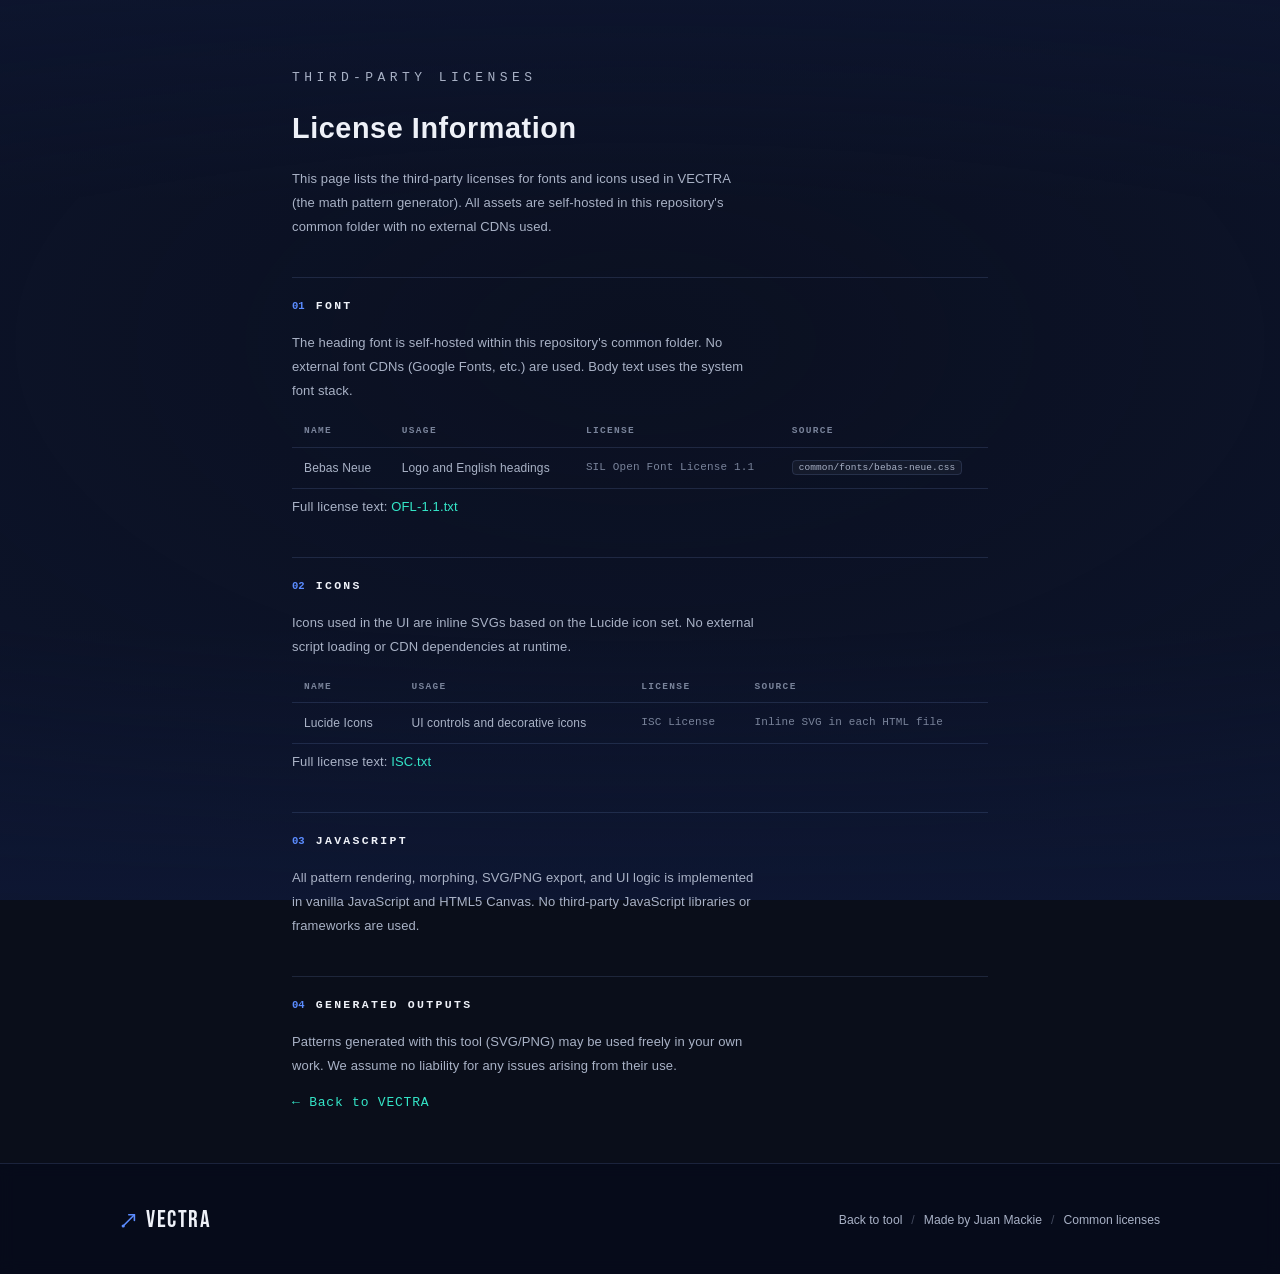
<file: license.html>
<!DOCTYPE html>
<html lang="en">
<head>
<meta charset="UTF-8">
<meta name="viewport" content="width=device-width, initial-scale=1.0, viewport-fit=cover">
<meta name="robots" content="noindex,follow">
<title>License Info | VECTRA - Math Pattern Generator | Juan Mackie</title>
<meta name="description" content="License information for fonts and icons used in VECTRA.">
<meta name="theme-color" content="#080a10">
<link rel="stylesheet" href="common/fonts/bebas-neue.css">
<link rel="stylesheet" href="css/about.css">
</head>
<body>
<div class="veil" aria-hidden="true"></div>

<main class="doc-main">
  <p class="lp-kicker">Third-party Licenses</p>
  <h1>License Information</h1>
  <p>This page lists the third-party licenses for fonts and icons used in VECTRA (the math pattern generator). All assets are self-hosted in this repository's common folder with no external CDNs used.</p>

  <h2>Font</h2>
  <p>The heading font is self-hosted within this repository's common folder. No external font CDNs (Google Fonts, etc.) are used. Body text uses the system font stack.</p>
  <table>
    <thead>
      <tr><th>Name</th><th>Usage</th><th>License</th><th>Source</th></tr>
    </thead>
    <tbody>
      <tr>
        <td data-label="Name">Bebas Neue</td>
        <td data-label="Usage">Logo and English headings</td>
        <td data-label="License">SIL Open Font License 1.1</td>
        <td data-label="Source"><code>common/fonts/bebas-neue.css</code></td>
      </tr>
    </tbody>
  </table>
  <p>Full license text: <a href="common/LICENSES/OFL-1.1.txt">OFL-1.1.txt</a></p>

  <h2>Icons</h2>
  <p>Icons used in the UI are inline SVGs based on the Lucide icon set. No external script loading or CDN dependencies at runtime.</p>
  <table>
    <thead>
      <tr><th>Name</th><th>Usage</th><th>License</th><th>Source</th></tr>
    </thead>
    <tbody>
      <tr>
        <td data-label="Name">Lucide Icons</td>
        <td data-label="Usage">UI controls and decorative icons</td>
        <td data-label="License">ISC License</td>
        <td data-label="Source">Inline SVG in each HTML file</td>
      </tr>
    </tbody>
  </table>
  <p>Full license text: <a href="common/LICENSES/ISC.txt">ISC.txt</a></p>

  <h2>JavaScript</h2>
  <p>All pattern rendering, morphing, SVG/PNG export, and UI logic is implemented in vanilla JavaScript and HTML5 Canvas. No third-party JavaScript libraries or frameworks are used.</p>

  <h2>Generated outputs</h2>
  <p>Patterns generated with this tool (SVG/PNG) may be used freely in your own work. We assume no liability for any issues arising from their use.</p>

  <p class="doc-back"><a href="./index.html">&larr; Back to VECTRA</a></p>
</main>

<footer>
  <div class="foot">
    <span class="brand"><svg class="mark" viewBox="0 0 24 24" fill="none" stroke="currentColor" stroke-width="2" stroke-linecap="round" stroke-linejoin="round" aria-hidden="true"><path d="M4 20 L18 6"/><path d="M11 6 L18 6 L18 13"/><circle cx="4" cy="20" r="2" fill="currentColor" stroke="none"/></svg>VECTRA</span>
    <nav aria-label="Footer navigation">
      <a href="./index.html">Back to tool</a><span class="sep">/</span>
      <a href="https://www.juanmackie.com/" target="_blank" rel="noopener">Made by Juan Mackie</a><span class="sep">/</span>
      <a href="common/LICENSES/">Common licenses</a>
    </nav>
  </div>
</footer>
</body>
</html>
</file>
<file: common/fonts/bebas-neue.css>
/* latin */
@font-face {
  font-family: 'Bebas Neue';
  font-style: normal;
  font-weight: 400;
  font-display: swap;
  src: url('./bebas-neue/400-1.woff2') format('woff2');
  unicode-range: U+0000-00FF, U+0131, U+0152-0153, U+02BB-02BC, U+02C6, U+02DA, U+02DC, U+0304, U+0308, U+0329, U+2000-206F, U+20AC, U+2122, U+2191, U+2193, U+2212, U+2215, U+FEFF, U+FFFD;
}
</file>
<file: common/fonts/geist-sans.css>
/* Geist Sans - Self-hosted */
@font-face {
  font-family: 'Geist';
  font-style: normal;
  font-weight: 400;
  font-display: swap;
  src: url('./geist-sans/Geist-Regular.woff2') format('woff2');
}
@font-face {
  font-family: 'Geist';
  font-style: normal;
  font-weight: 500;
  font-display: swap;
  src: url('./geist-sans/Geist-Medium.woff2') format('woff2');
}
@font-face {
  font-family: 'Geist';
  font-style: normal;
  font-weight: 700;
  font-display: swap;
  src: url('./geist-sans/Geist-Bold.woff2') format('woff2');
}
</file>
<file: css/style.css>
:root{
  --bg:#080a10;--panel:#121726;--panel-2:#1a2032;--panel-3:#232b40;
  --line:#2a3346;--line-soft:#1a2030;
  --ink:#eef1f8;--ink-dim:#a9b2c6;--ink-faint:#79839a;
  --accent:#5b8cff;--accent-2:#34e6c8;--good:#8fd99a;
  --mono:ui-monospace,"SFMono-Regular",Menlo,Consolas,"Roboto Mono",monospace;
  --sans:Geist,ui-sans-serif,system-ui,-apple-system,BlinkMacSystemFont,"Segoe UI",sans-serif;
  --r:10px;
}
*{box-sizing:border-box;-webkit-tap-highlight-color:transparent;}
html,body{margin:0;height:100%;}
body{background:var(--bg);color:var(--ink);font-family:var(--sans);font-size:14px;line-height:1.5;overflow:hidden;display:flex;flex-direction:column;touch-action:manipulation;}
button,input,a{font:inherit;}
button{color:inherit;}
a{color:inherit;}
:focus-visible{outline:2px solid var(--accent-2);outline-offset:2px;}
.skip-link{position:absolute;left:12px;top:12px;z-index:100;padding:8px 12px;border-radius:999px;background:var(--accent);color:#06101e;font-weight:700;transform:translateY(-160%);transition:transform .16s ease;}
.skip-link:focus{transform:translateY(0);}
.visually-hidden{position:absolute!important;width:1px;height:1px;padding:0;margin:-1px;overflow:hidden;clip:rect(0,0,0,0);white-space:nowrap;border:0;}
header{display:flex;align-items:baseline;gap:14px;flex:none;padding:14px 18px;border-bottom:1px solid var(--line);background:linear-gradient(180deg,#171c26,#11151d);}
.logo{font-family:"Bebas Neue",var(--mono);font-weight:400;letter-spacing:.07em;font-size:29px;line-height:1;color:var(--ink);display:inline-flex;align-items:center;gap:.34em;}
.logo .mark{width:.8em;height:.8em;color:var(--accent);flex:none;}
.tagline{font-size:12px;color:var(--ink-faint);letter-spacing:.035em;}
.head-spacer{flex:1;}
.readout{font-family:var(--mono);font-size:11px;color:var(--ink-dim);white-space:nowrap;}
.about-link{display:inline-flex;align-items:center;gap:6px;color:var(--ink-dim);font-size:12px;text-decoration:none;border:1px solid var(--line);padding:6px 11px;border-radius:999px;transition:all .12s;white-space:nowrap;}
.about-link:hover{color:var(--ink);border-color:var(--accent);}
.about-link svg{width:14px;height:14px;flex:none;}
main{flex:1;display:flex;min-height:0;}
.stage{flex:1;min-width:0;position:relative;display:flex;align-items:center;justify-content:center;background:radial-gradient(120% 120% at 50% 30%,#121722 0%,#090b10 100%);overflow:hidden;}
.stage::before{content:"";position:absolute;inset:0;background-image:linear-gradient(rgba(255,255,255,.025) 1px,transparent 1px),linear-gradient(90deg,rgba(255,255,255,.025) 1px,transparent 1px);background-size:44px 44px;mask-image:radial-gradient(circle at 50% 45%,#000 0 45%,transparent 78%);pointer-events:none;}
canvas#view{display:block;position:relative;z-index:1;touch-action:none;cursor:crosshair;}
.stage-tools{position:absolute;left:14px;bottom:14px;display:flex;gap:8px;flex-wrap:wrap;z-index:4;}
.panel{width:360px;flex:none;background:linear-gradient(180deg,rgba(21,25,35,.98),rgba(17,21,30,.98));border-left:1px solid var(--line);display:flex;flex-direction:column;min-height:0;box-shadow:-24px 0 70px rgba(0,0,0,.18);}
.panel-scroll{overflow-y:auto;overscroll-behavior:contain;padding-bottom:8px;scrollbar-color:var(--line-soft) transparent;}
.picker{display:grid;grid-template-columns:repeat(4,minmax(0,1fr));grid-auto-rows:minmax(64px,auto);gap:1px;background:var(--line);border-bottom:1px solid var(--line);flex:none;}
.pat{min-width:0;background:var(--panel);border:0;color:var(--ink-dim);font-family:var(--mono);font-size:10px;letter-spacing:.02em;padding:9px 2px;cursor:pointer;transition:background .12s,color .12s,transform .12s;display:flex;flex-direction:column;align-items:center;gap:5px;}
.pat span{max-width:100%;overflow:hidden;text-overflow:ellipsis;white-space:nowrap;}
.pat:hover{background:var(--panel-2);color:var(--ink);transform:translateY(-1px);}
.pat.on{background:var(--panel-2);color:var(--accent);}
.pat.on svg path,.pat.on svg circle{stroke:var(--accent);}
.pat svg{width:26px;height:26px;}
section{border-bottom:1px solid var(--line);}
.sec-head{display:flex;align-items:center;gap:8px;width:100%;background:none;border:0;color:var(--ink);font-family:var(--mono);font-size:11px;letter-spacing:.14em;text-transform:uppercase;padding:12px 16px 10px;cursor:pointer;text-align:left;}
.sec-head:hover{background:rgba(255,255,255,.025);}
.sec-head .tw{margin-left:auto;color:var(--ink-faint);transition:transform .18s;font-size:10px;}
section.collapsed .sec-head .tw{transform:rotate(-90deg);}
section.collapsed .sec-body{display:none;}
.sec-body{padding:2px 16px 16px;}
.presets{display:flex;flex-wrap:wrap;gap:6px;}
.preset{background:var(--panel-2);border:1px solid var(--line);border-radius:999px;color:var(--ink-dim);font-size:11px;padding:5px 12px;cursor:pointer;transition:all .12s;}
.preset:hover{border-color:var(--accent);color:var(--ink);}
.field{margin:13px 0 0;}
.field:first-child{margin-top:4px;}
.field-top{display:flex;align-items:baseline;justify-content:space-between;margin-bottom:5px;}
.field-top label{font-size:12px;color:var(--ink-dim);}
.field-top .val{font-family:var(--mono);font-size:12px;color:var(--ink);background:var(--panel-3);border:1px solid var(--line);border-radius:6px;width:74px;text-align:right;padding:3px 7px;}
.field-top .val:focus{outline:none;border-color:var(--accent);}
.ft-right{display:flex;align-items:center;gap:7px;}
.lockslot{display:inline-flex;}
.lockbtn{background:none;border:0;padding:0;width:22px;height:22px;display:inline-flex;align-items:center;justify-content:center;cursor:pointer;color:var(--ink-faint);flex:none;transition:color .12s,background .12s;border-radius:5px;}
.lockbtn svg{width:14px;height:14px;}
.lockbtn:hover{color:var(--ink-dim);background:var(--panel-2);}
.lockbtn.locked{color:var(--accent);}
input[type=range]{-webkit-appearance:none;appearance:none;width:100%;height:3px;border-radius:3px;background:var(--line);outline:none;margin:0;}
input[type=range]::-webkit-slider-thumb{-webkit-appearance:none;width:16px;height:16px;border-radius:50%;background:var(--accent);cursor:pointer;border:2px solid var(--panel);box-shadow:0 0 0 1px var(--accent);}
input[type=range]::-moz-range-thumb{width:14px;height:14px;border-radius:50%;background:var(--accent);cursor:pointer;border:2px solid var(--panel);}
.seg{display:flex;background:var(--panel-2);border:1px solid var(--line);border-radius:8px;overflow:hidden;}
.seg button{flex:1;background:none;border:0;color:var(--ink-dim);font-size:12px;padding:8px 4px;cursor:pointer;transition:all .12s;font-family:var(--sans);}
.seg button:hover{color:var(--ink);background:rgba(255,255,255,.035);}
.seg button.on{background:var(--accent);color:#1a1206;font-weight:700;}
.chips{display:flex;flex-wrap:wrap;gap:6px;align-items:center;}
.chip{border:1px solid var(--line);border-radius:7px;cursor:pointer;overflow:hidden;width:46px;height:30px;padding:0;position:relative;transition:transform .1s,box-shadow .1s;}
.chip.on{outline:2px solid var(--accent);outline-offset:1px;box-shadow:0 0 0 4px rgba(217,154,95,.12);}
.chip:hover{transform:translateY(-1px);border-color:var(--accent);}
.chip span{position:absolute;inset:0;font-size:0;}
.chip .chip-tag{position:absolute;left:0;right:0;bottom:0;font-size:8px;line-height:1;letter-spacing:.02em;text-align:center;color:#fff;background:rgba(0,0,0,.5);padding:2px 1px;display:flex;align-items:center;justify-content:center;gap:2px;pointer-events:none;}
.chip .chip-tag svg{width:8px;height:8px;}
.chip-transparent{background-color:#e5e7eb;background-image:linear-gradient(45deg,#9aa0ad 25%,transparent 25%),linear-gradient(-45deg,#9aa0ad 25%,transparent 25%),linear-gradient(45deg,transparent 75%,#9aa0ad 75%),linear-gradient(-45deg,transparent 75%,#9aa0ad 75%);background-size:10px 10px;background-position:0 0,0 5px,5px -5px,-5px 0;}
.chip-custom,.chip-bgcustom{width:98px;}
.chip-custom .chip-tag,.chip-bgcustom .chip-tag{font-size:9px;gap:3px;}
.chip-custom .chip-tag svg,.chip-bgcustom .chip-tag svg{width:9px;height:9px;}
.toggle{display:flex;align-items:center;gap:9px;margin-top:13px;cursor:pointer;user-select:none;color:var(--ink-dim);}
.toggle .box{width:38px;height:21px;border-radius:99px;background:var(--line);position:relative;flex:none;transition:background .15s;}
.toggle .box::after{content:"";position:absolute;width:15px;height:15px;border-radius:50%;background:var(--ink-dim);top:3px;left:3px;transition:.15s;}
.toggle.on .box{background:var(--accent);}
.toggle.on .box::after{background:#1a1206;left:20px;}
.toggle span{font-size:12px;}
.swatch-label{display:flex;align-items:center;gap:8px;font-size:11px;color:var(--ink-faint);margin-bottom:7px;font-family:var(--mono);text-transform:uppercase;letter-spacing:.08em;}
.btn{border:1px solid var(--line);background:var(--panel-2);color:var(--ink);border-radius:var(--r);padding:9px 12px;font-size:12.5px;cursor:pointer;font-family:var(--sans);display:inline-flex;align-items:center;justify-content:center;gap:7px;transition:all .12s;white-space:nowrap;}
.btn:hover{border-color:var(--accent);background:var(--panel-3);}
.btn:active{transform:scale(.97);}
.btn svg{width:15px;height:15px;flex:none;}
.btn.accent{background:var(--accent);border-color:var(--accent);color:#1a1206;font-weight:700;}
.btn.ghost{background:rgba(20,24,33,.72);backdrop-filter:blur(8px);}
.btn-grid{display:grid;grid-template-columns:1fr 1fr;gap:8px;}
.btn-grid .span2{grid-column:1/3;}
.hint{font-size:11px;color:var(--ink-faint);margin-top:10px;line-height:1.65;}
.share-status{min-height:18px;font-size:11px;color:var(--good);margin-top:9px;}
.history{display:grid;grid-template-columns:repeat(4,1fr);gap:7px;margin-top:8px;}
.history-item{min-width:0;border:1px solid var(--line);border-radius:9px;background:var(--panel-2);padding:0;cursor:pointer;overflow:hidden;transition:transform .12s,border-color .12s;}
.history-item:hover{transform:translateY(-1px);border-color:var(--accent);}
.history-thumb{display:block;height:42px;background:#10141d;background-size:cover;background-position:center;border-bottom:1px solid var(--line);}
.history-label{display:block;padding:5px 6px 6px;font-family:var(--mono);font-size:9px;color:var(--ink-dim);white-space:nowrap;overflow:hidden;text-overflow:ellipsis;}
.empty-state{grid-column:1/-1;border:1px dashed var(--line);border-radius:9px;padding:10px;color:var(--ink-faint);font-size:11px;line-height:1.5;}
.custom-editor{margin-top:10px;}
.custom-editor.hidden{display:none;}
.custom-row{display:flex;flex-wrap:wrap;gap:8px;margin-bottom:10px;}
.cc{position:relative;}
.cc input[type=color]{width:46px;height:30px;border:1px solid var(--line);border-radius:7px;background:none;cursor:pointer;padding:2px;}
.cc input[type=color]::-webkit-color-swatch{border:none;border-radius:4px;}
.cc input[type=color]::-webkit-color-swatch-wrapper{padding:0;}
.cc-rm{position:absolute;top:-6px;right:-6px;width:17px;height:17px;border-radius:50%;border:1px solid var(--line);background:var(--panel);color:var(--ink-dim);font-size:12px;line-height:1;cursor:pointer;display:flex;align-items:center;justify-content:center;}
.cc-rm:hover{color:var(--accent);border-color:var(--accent);}
.cc-add{padding:6px 12px;font-size:12px;}
.modal{position:fixed;inset:0;background:rgba(5,6,10,.82);backdrop-filter:blur(8px);display:flex;align-items:center;justify-content:center;opacity:0;pointer-events:none;transition:opacity .3s ease;z-index:50;padding:20px;}
.modal.open{opacity:1;pointer-events:auto;}
.modal-card{display:flex;flex-direction:column;align-items:center;gap:14px;transform:scale(.95) translateY(8px);transition:transform .3s cubic-bezier(.2,.9,.3,1);max-width:92vw;}
.modal.open .modal-card{transform:scale(1) translateY(0);}
.modal-card img{max-width:92vw;max-height:68vh;border-radius:12px;box-shadow:0 24px 70px rgba(0,0,0,.55);}
.modal-cap{font-size:13px;color:var(--ink-dim);text-align:center;}
.panel-foot{padding:16px;border-top:1px solid var(--line);margin-top:4px;display:flex;flex-direction:column;gap:9px;font-size:11px;color:var(--ink-faint);}
.panel-foot a{color:var(--ink-dim);text-decoration:none;display:inline-flex;align-items:center;gap:6px;}
.panel-foot a:hover{color:var(--accent);}
.panel-foot a svg{width:13px;height:13px;}
.panel-foot a.foot-about{align-self:flex-start;border:1px solid var(--line);background:var(--panel-2);border-radius:999px;padding:8px 15px;font-size:12px;font-weight:700;color:var(--ink);transition:all .12s;}
.panel-foot a.foot-about svg{width:14px;height:14px;}
.panel-foot a.foot-about:hover{color:var(--accent);border-color:var(--accent);background:var(--panel);transform:translateY(-1px);}
.panel-foot a.foot-about:active{transform:scale(.98);}
.foot-links{display:flex;flex-wrap:wrap;align-items:center;gap:4px 7px;line-height:1.7;margin-top:2px;}
.foot-links a{display:inline;}
.foot-links span{color:var(--ink-faint);opacity:.6;}
@media (max-width:760px){
  main{flex-direction:column;}
  .stage{flex:none;height:48vh;}
  .panel{width:100%;border-left:0;border-top:1px solid var(--line);flex:1;min-height:0;}
  .tagline{display:none;}
  header{align-items:center;gap:10px;padding:12px 14px;}
  .logo{font-size:22px;}
  .head-spacer{display:none;}
  .readout{flex:1;min-width:0;overflow-x:auto;overflow-y:hidden;-webkit-overflow-scrolling:touch;scrollbar-width:none;-webkit-mask-image:linear-gradient(90deg,#000 calc(100% - 22px),transparent);mask-image:linear-gradient(90deg,#000 calc(100% - 22px),transparent);}
  .readout::-webkit-scrollbar{display:none;}
  .about-link{flex:none;}
}
.hidden{display:none!important;}
</file>
<file: css/about.css>
:root{
  --bg:#0a0e1a;--panel:rgba(14,20,38,.55);--line:rgba(120,150,210,.18);
  --ink:#eef1f8;--ink-dim:#a9b2c6;  --ink-faint:#79839a;
  --accent:#5b8cff;--accent-2:#34e6c8;
  --mono:ui-monospace,"SFMono-Regular",Menlo,Consolas,"Roboto Mono",monospace;
  --sans:Geist,-apple-system,BlinkMacSystemFont,"Helvetica Neue","Hiragino Kaku Gothic ProN","Noto Sans JP",sans-serif;
  --bebas:"Bebas Neue",var(--sans);
  --max:1040px;
  --r:10px;
}
*{box-sizing:border-box;}
html{scroll-behavior:smooth;background:var(--bg);}
body{margin:0;background:var(--bg);color:var(--ink);font-family:var(--sans);line-height:1.85;
  font-size:16px;-webkit-font-smoothing:antialiased;overflow-x:hidden;text-align:left;}
a{color:var(--accent);text-decoration:none;}
a:hover{text-decoration:underline;}

#bg{position:fixed;inset:0;z-index:0;display:block;}
.veil{position:fixed;inset:0;z-index:1;pointer-events:none;
  background:
    radial-gradient(120% 90% at 50% 38%, rgba(14,23,51,.3) 0%, rgba(14,23,51,.6) 60%, rgba(14,23,51,.94) 100%),
    linear-gradient(180deg, rgba(14,23,51,.5) 0%, rgba(14,23,51,0) 22%, rgba(14,23,51,0) 70%, rgba(14,23,51,.88) 100%);}
.wrap{position:relative;z-index:2;}

.skip{position:absolute;left:-9999px;top:0;background:var(--accent);color:#06101e;padding:8px 14px;border-radius:6px;}
.skip:focus{left:12px;top:12px;z-index:99;}

header.site{position:sticky;top:0;z-index:10;display:flex;align-items:center;gap:16px;
  padding:13px 22px;backdrop-filter:blur(10px);background:rgba(10,16,38,.55);border-bottom:1px solid var(--line);}
.brand{font-family:var(--bebas);font-weight:400;letter-spacing:.06em;font-size:24px;line-height:1;display:inline-flex;align-items:center;gap:.3em;}
.brand .mark{width:.8em;height:.8em;color:var(--accent);flex:none;}
a.brand{color:inherit;text-decoration:none;transition:opacity .15s;}
a.brand:hover{opacity:.78;text-decoration:none;}
nav.top{margin-left:auto;display:flex;gap:20px;font-size:14px;}
nav.top a{color:var(--ink-dim);}
nav.top a:hover{color:var(--ink);text-decoration:none;}
@media(max-width:640px){nav.top{display:none;}}

section{padding:80px 22px;}
.inner{max-width:var(--max);margin:0 auto;}

.hero{min-height:100dvh;display:flex;flex-direction:column;justify-content:center;align-items:flex-start;text-align:left;padding-top:56px;}
.eyebrow{font-family:var(--mono);font-size:12px;letter-spacing:.3em;color:var(--accent-2);text-transform:uppercase;margin:0 0 20px;}
h1.display{margin:0 0 26px;font-weight:400;}
.bebas{font-family:var(--bebas);display:block;font-size:clamp(3rem,11vw,7rem);line-height:.92;letter-spacing:.03em;
  background:linear-gradient(100deg,var(--accent),#cfe0ff 42%,var(--accent-2));-webkit-background-clip:text;background-clip:text;color:transparent;
  text-shadow:0 2px 40px rgba(0,0,0,.4);}
.bebas .mark{font-family:var(--sans);font-weight:300;font-size:.42em;-webkit-text-fill-color:var(--ink-dim);vertical-align:.34em;margin:0 .14em;}
.h1-sub{display:block;font-family:var(--sans);font-size:clamp(1.05rem,2.6vw,1.5rem);font-weight:700;color:var(--ink);margin-top:18px;letter-spacing:.02em;}
.lead{font-size:clamp(1rem,2.3vw,1.18rem);color:var(--ink-dim);max-width:660px;margin:0 0 36px;text-shadow:0 1px 16px rgba(0,0,0,.6);}
.cta{display:inline-flex;align-items:center;gap:10px;background:var(--accent);color:#1a1206;font-weight:700;
  padding:15px 30px;border-radius:999px;font-size:16px;box-shadow:0 10px 40px rgba(217,138,79,.32);transition:transform .15s,box-shadow .15s;}
.cta:hover{transform:translateY(-2px);text-decoration:none;box-shadow:0 14px 50px rgba(217,138,79,.48);}
.cta svg{width:18px;height:18px;}
.cta-sub{margin:16px 0 0;font-size:13px;color:var(--ink-faint);}

h2{font-size:clamp(1.45rem,3.4vw,2.1rem);margin:0 0 14px;font-weight:800;letter-spacing:.01em;}
.sec-lead{color:var(--ink-dim);max-width:680px;margin:0 0 42px;}

.panel{background:var(--panel);border:1px solid var(--line);border-radius:var(--r,10px);backdrop-filter:blur(12px);}

.grid-features{display:grid;grid-template-columns:1fr 1fr;gap:18px;}
.grid-features .featured{grid-column:1/3;}
@media(max-width:640px){.grid-features{grid-template-columns:1fr;}.grid-features .featured{grid-column:1/1;}}
.card{padding:26px 24px;}
.card .ic{width:34px;height:34px;color:var(--accent);margin-bottom:14px;}
.card h3{margin:0 0 8px;font-size:1.12rem;}
.card p{margin:0;color:var(--ink-dim);font-size:.95rem;}

.patterns{display:grid;grid-template-columns:repeat(auto-fit,minmax(290px,1fr));gap:16px;}
.pat{display:flex;gap:16px;padding:20px;align-items:flex-start;}
.pat svg{width:46px;height:46px;flex:none;color:var(--accent-2);}
.pat h3{margin:0 0 8px;font-size:1.08rem;line-height:1.4;}
.pat h3 small{display:block;color:var(--ink-faint);font-weight:400;font-family:var(--mono);font-size:.72rem;margin-top:3px;letter-spacing:.1em;line-height:1.2;text-transform:uppercase;}
.pat p{margin:0;color:var(--ink-dim);font-size:.9rem;line-height:1.7;}

.steps{counter-reset:s;display:grid;grid-template-columns:repeat(auto-fit,minmax(240px,1fr));gap:18px;}
.step{padding:26px 24px;}
.step::before{counter-increment:s;content:counter(s);font-family:var(--bebas);font-size:42px;font-weight:400;color:var(--accent);opacity:.7;display:block;margin-bottom:6px;line-height:1;}
.step h3{margin:0 0 6px;font-size:1.06rem;}
.step p{margin:0;color:var(--ink-dim);font-size:.93rem;}

.uses{display:flex;flex-wrap:wrap;gap:10px;}
.use{border:1px solid var(--line);background:rgba(255,255,255,.03);border-radius:999px;padding:9px 18px;font-size:.92rem;color:var(--ink);}

details{border-bottom:1px solid var(--line);padding:18px 4px;}
details summary{cursor:pointer;font-weight:700;font-size:1.05rem;list-style:none;display:flex;align-items:center;gap:12px;}
details summary::-webkit-details-marker{display:none;}
details summary::before{content:"+";color:var(--accent);font-family:var(--mono);font-size:1.3rem;flex:none;transition:transform .2s;}
details[open] summary::before{transform:rotate(45deg);}
details p{color:var(--ink-dim);margin:12px 0 0 28px;font-size:.96rem;}

.final{padding:92px 22px;}
.final h2{margin-bottom:24px;}
.disclaimer{padding:8px 22px 76px;}
.disclaimer h2{font-size:1.02rem;margin:0 0 12px;color:var(--ink-dim);font-weight:700;}
.disclaimer p{font-size:.82rem;color:var(--ink-faint);line-height:1.95;margin:0;}

footer{position:relative;z-index:2;border-top:1px solid var(--line);padding:44px 22px;background:rgba(7,11,28,.85);backdrop-filter:blur(8px);}
.foot{max-width:var(--max);margin:0 auto;display:flex;flex-wrap:wrap;gap:24px;justify-content:space-between;align-items:center;}
.foot nav{display:flex;gap:6px 9px;flex-wrap:wrap;align-items:center;font-size:.76rem;}
.foot nav a{color:var(--ink-dim);}
.foot nav .sep{color:var(--ink-faint);opacity:.5;}
.foot .copy{font-size:.78rem;color:var(--ink-faint);}

.doc-main{position:relative;z-index:2;max-width:740px;margin:0 auto;padding:66px 22px 36px;
  font-size:13px;line-height:1.85;letter-spacing:.01em;counter-reset:sec;}
.lp-kicker{font-family:var(--mono);font-size:10.5px;letter-spacing:.34em;text-transform:uppercase;color:var(--accent-2);margin:0 0 11px;}
.doc-main h1{font-size:clamp(1.35rem,4.2vw,1.8rem);margin:0 0 12px;font-weight:700;letter-spacing:.02em;}
.doc-main>p{color:var(--ink-dim);margin:0 0 12px;font-size:13px;max-width:64ch;}
.doc-main h2{position:relative;display:flex;align-items:baseline;gap:11px;
  font-family:var(--mono);font-size:.72rem;font-weight:600;letter-spacing:.2em;text-transform:uppercase;color:var(--ink);
  margin:38px 0 14px;padding-top:17px;border-top:1px solid var(--line);}
.doc-main h2::before{counter-increment:sec;content:counter(sec,decimal-leading-zero);color:var(--accent);font-size:.92em;letter-spacing:0;}
.doc-main a{color:var(--accent-2);text-underline-offset:2px;}
.doc-main a:hover{color:var(--accent);}
.doc-main code{font-family:var(--mono);font-size:.86em;background:rgba(255,255,255,.04);border:1px solid var(--line);border-radius:4px;padding:1px 6px;color:var(--ink-dim);}
.doc-main table{width:100%;border-collapse:collapse;margin:2px 0 6px;font-size:12px;}
.doc-main thead th{text-align:left;font-family:var(--mono);font-size:9.5px;font-weight:600;letter-spacing:.14em;text-transform:uppercase;
  color:var(--ink-faint);border-bottom:1px solid var(--line);padding:7px 12px;}
.doc-main tbody td{border-bottom:1px solid var(--line);padding:9px 12px;color:var(--ink-dim);vertical-align:top;}
.doc-main tbody td:nth-child(3),.doc-main tbody td:nth-child(4){font-family:var(--mono);font-size:11px;color:var(--ink-faint);}
.doc-main tbody tr:hover{background:rgba(255,255,255,.02);}
.doc-back{display:inline-flex;align-items:center;gap:7px;margin-top:20px;
  font-family:var(--mono);font-size:11.5px;letter-spacing:.06em;color:var(--ink-dim);}
.doc-back:hover{color:var(--accent);}
@media(max-width:640px){
  .doc-main table,.doc-main thead,.doc-main tbody,.doc-main tr,.doc-main th,.doc-main td{display:block;}
  .doc-main thead{display:none;}
  .doc-main tbody tr{border:1px solid var(--line);border-radius:9px;margin-bottom:11px;padding:5px 4px;}
  .doc-main tbody td{border:0;padding:5px 12px;}
  .doc-main tbody td:nth-child(3),.doc-main tbody td:nth-child(4){font-size:11.5px;}
  .doc-main tbody td::before{content:attr(data-label);display:block;font-size:9.5px;color:var(--ink-faint);font-family:var(--mono);letter-spacing:.1em;text-transform:uppercase;margin-bottom:2px;}
}

@media(prefers-reduced-motion:reduce){html{scroll-behavior:auto;}}
</file>
